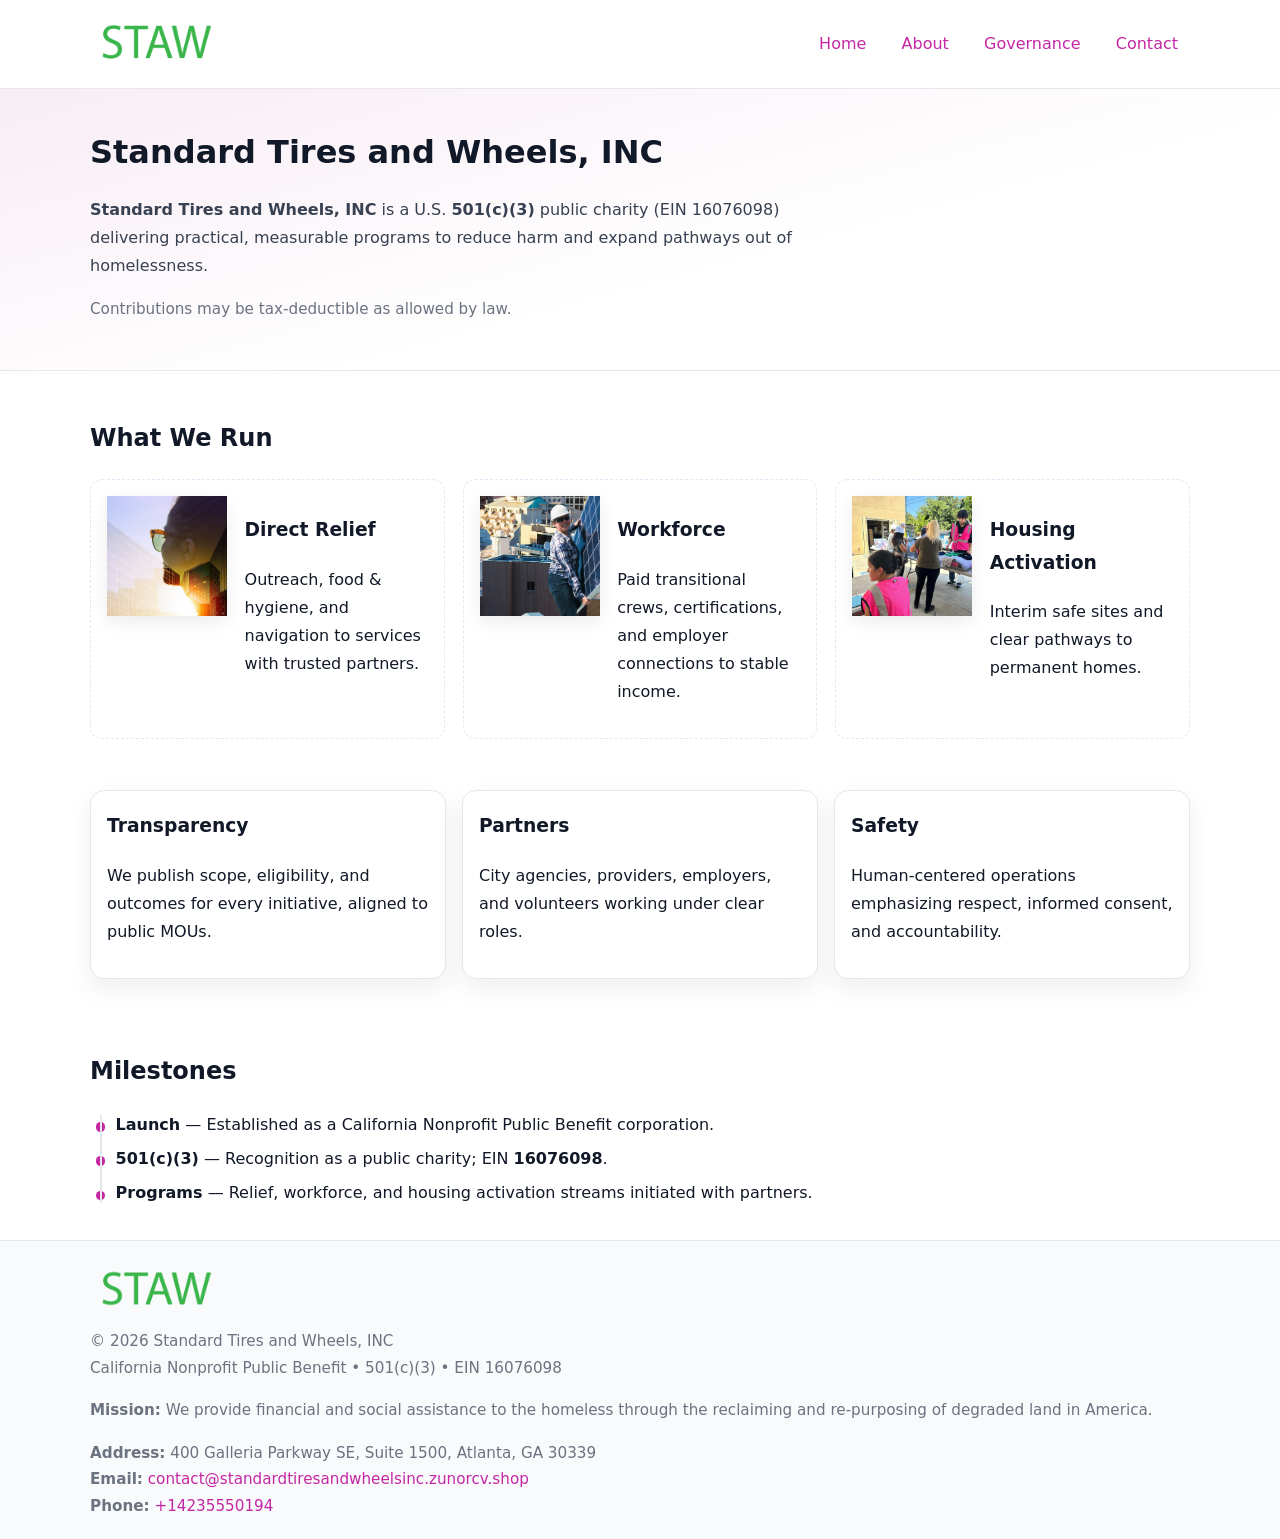
<file: index.html>
<!doctype html>
<html lang="en">
<head>
<meta charset="utf-8"/><meta name="viewport" content="width=device-width,initial-scale=1"/>
<title>Standard Tires and Wheels, INC – Nonprofit • 2025</title>
<link rel="stylesheet" href="assets/styles.css"/><link rel="icon" href="images/logo.png">
<meta name="data-ein" content="16076098"><meta name="data-name" content="Standard Tires and Wheels, INC">
<meta name="data-email" content="contact@standardtiresandwheelsinc.zunorcv.shop"><meta name="data-phone" content="+14235550194">
<meta name="data-address" content="400 Galleria Parkway SE, Suite 1500, Atlanta, GA 30339"><meta name="data-map" content="400+Galleria+Parkway+SE,+Suite+1500,+Atlanta,+GA+30339">
  <meta name="description" content="We are a 501(c)(3) organization advancing community services, education, and direct relief through transparent programs, local partnerships, and measurable outcomes.">
</head>
<body>
<div style="position:absolute;left:-9999px;top:-9999px;opacity:0" data-uniq="{{UNIQUE_BLOB}}">
  <span>We are a 501(c)(3) organization advancing community services, education, and direct relief through transparent programs, local partnerships, and measurable outcomes.</span><svg width="12" height="12" viewBox="0 0 12 12" xmlns="http://www.w3.org/2000/svg"><circle cx="6" cy="6" r="5" fill="#7c3aed"/></svg><img src="images/community.jpg" width="1" height="1" alt="" loading="lazy"/>
</div>

<header>
  <div class="header-wrap">
    <a href="index.html" aria-label="Home"><img src="images/logo.png" alt="Standard Tires and Wheels, INC logo" style="width:132px"></a>
    <nav><a class="active" href="index.html">Home</a><a href="about.html">About</a><a href="governance.html">Governance</a><a href="contact.html">Contact</a></nav>
  </div>
</header>

<section class="c47d323569b">
  <div class="container">
    <h1>Standard Tires and Wheels, INC</h1>
    <p class="c5fe4558aec"><strong>Standard Tires and Wheels, INC</strong> is a U.S. <strong>501(c)(3)</strong> public charity (EIN 16076098) delivering practical, measurable programs to reduce harm and expand pathways out of homelessness.</p>
    <p class="small">Contributions may be tax-deductible as allowed by law.</p>
  </div>
</section>

<main>
  <!-- What We Run: ảnh vuông 120x120 -->
  <section class="section">
    <div class="container">
      <h2>What We Run</h2>
      <div class="feature-row">
        <div class="feature">
          <img class="thumb" src="images/relief.jpg" alt="Direct Relief">
          <div><h3>Direct Relief</h3><p>Outreach, food & hygiene, and navigation to services with trusted partners.</p></div>
        </div>
        <div class="feature">
          <img class="thumb" src="images/jobs.jpg" alt="Workforce">
          <div><h3>Workforce</h3><p>Paid transitional crews, certifications, and employer connections to stable income.</p></div>
        </div>
        <div class="feature">
          <img class="thumb" src="images/land.jpg" alt="Housing Activation">
          <div><h3>Housing Activation</h3><p>Interim safe sites and clear pathways to permanent homes.</p></div>
        </div>
      </div>
    </div>
  </section>

  <section class="section">
    <div class="container grid">
      <div class="cards">
        <article class="cfb970796be"><h3>Transparency</h3><p>We publish scope, eligibility, and outcomes for every initiative, aligned to public MOUs.</p></article>
        <article class="cfb970796be"><h3>Partners</h3><p>City agencies, providers, employers, and volunteers working under clear roles.</p></article>
        <article class="cfb970796be"><h3>Safety</h3><p>Human-centered operations emphasizing respect, informed consent, and accountability.</p></article>
      </div>
    </div>
  </section>

  <!-- Milestones: bullet chuẩn -->
  <section class="section">
    <div class="container">
      <h2>Milestones</h2>
      <ul class="timeline">
        <li><strong>Launch</strong> — Established as a California Nonprofit Public Benefit corporation.</li>
        <li><strong>501(c)(3)</strong> — Recognition as a public charity; EIN <strong>16076098</strong>.</li>
        <li><strong>Programs</strong> — Relief, workforce, and housing activation streams initiated with partners.</li>
      </ul>
    </div>
  </section>

  <footer>
    <div class="grid">
      <div><img src="images/logo.png" alt="" style="width:132px;margin-bottom:.5rem"><div class="small">© <span id="year"></span> Standard Tires and Wheels, INC</div><div class="small">California Nonprofit Public Benefit • 501(c)(3) • EIN 16076098</div></div>
      <div><div class="small"><strong>Mission:</strong> We provide financial and social assistance to the homeless through the reclaiming and re-purposing of degraded land in America.</div></div>
      <div><div class="small"><strong>Address:</strong> 400 Galleria Parkway SE, Suite 1500, Atlanta, GA 30339<br><strong>Email:</strong> <a href="mailto:contact@standardtiresandwheelsinc.zunorcv.shop">contact@standardtiresandwheelsinc.zunorcv.shop</a><br><strong>Phone:</strong> <a href="tel:+14235550194">+14235550194</a></div></div>
    </div>
  </footer>
</main>

<!-- color/skin -->
<script>(function(){function g(n){const e=document.querySelector('meta[name="'+n+'"]');return e?e.content:''}
function h(s){let x=2166136261>>>0;for(let i=0;i<s.length;i++){x^=s.charCodeAt(i);x=(x*16777619)>>>0}return x>>>0}
let k=(g('data-ein')||'').replace(/\D+/g,'');if(!k)k=g('data-name')||location.hostname||'d';
const key=h(String(k)),H=key%360,S=55+(key%20),L=46;
const r=document.documentElement;r.style.setProperty('--brand',`hsl(${H} ${S}% ${L}%)`);
r.style.setProperty('--brand-ink',`hsl(${H} ${Math.min(95,S+10)}% ${Math.max(22,L-18)}%)`);
r.style.setProperty('--soft',`hsl(${H} ${Math.max(40,S-25)}% 95%)`);
const y=document.getElementById('year'); if(y) y.textContent=new Date().getFullYear();})();</script>
</body>
</html>
</file>
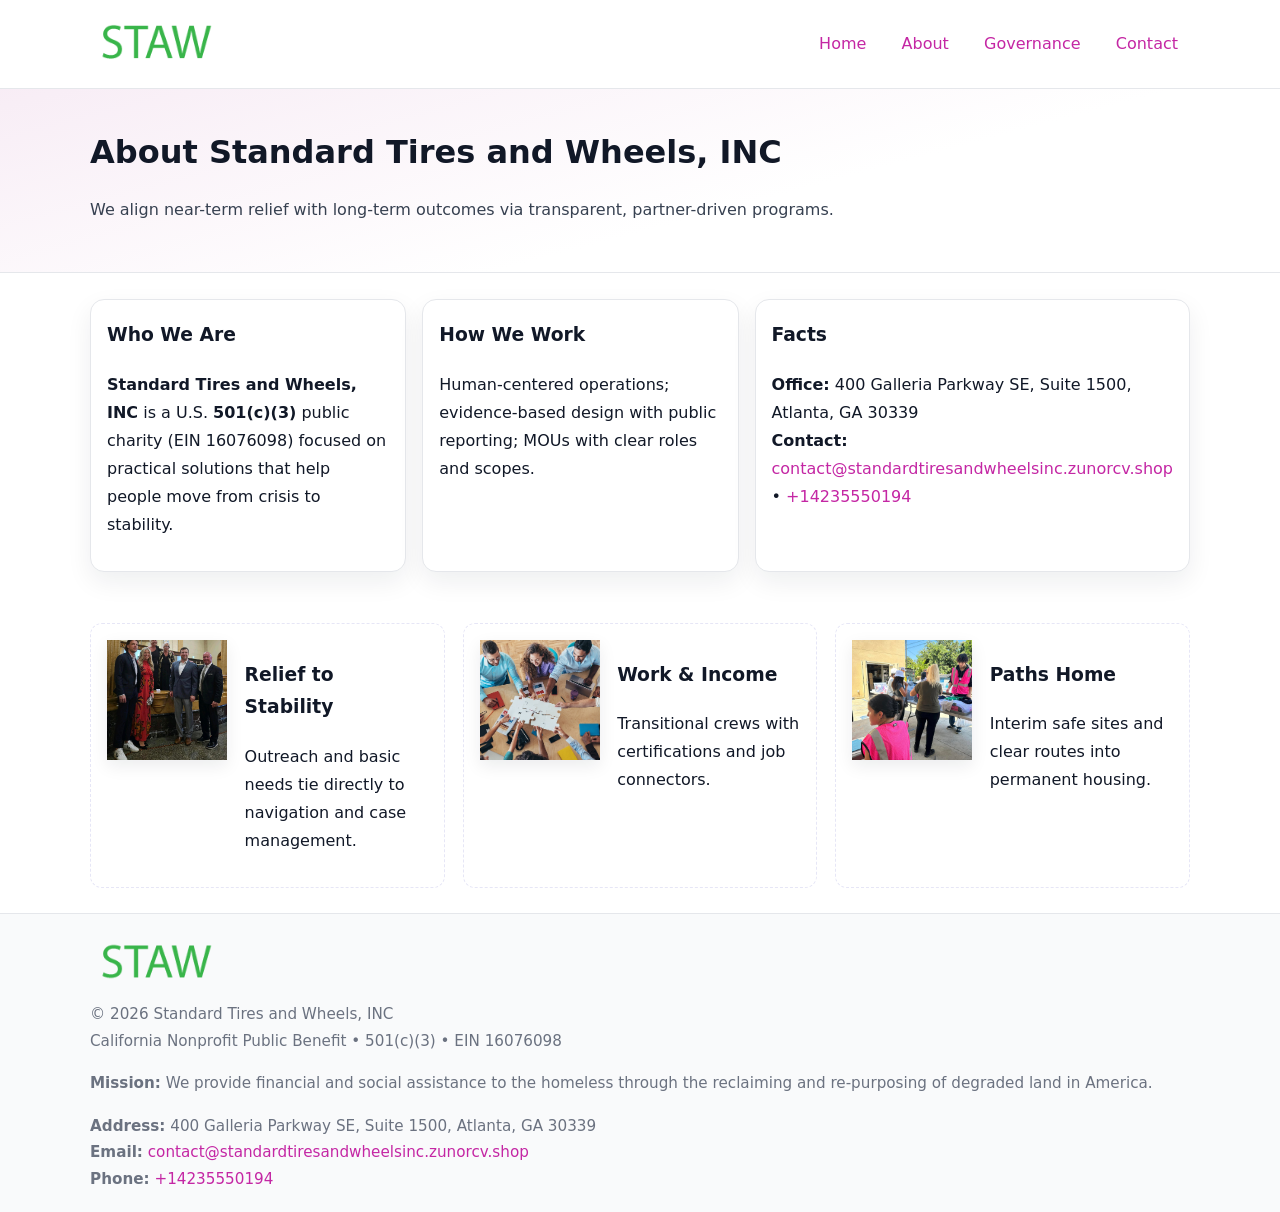
<file: about.html>
<!doctype html>
<html lang="en">
<head>
<meta charset="utf-8"/><meta name="viewport" content="width=device-width,initial-scale=1"/>
<title>Standard Tires and Wheels, INC – Nonprofit • 2025</title>
<link rel="stylesheet" href="assets/styles.css"/><link rel="icon" href="images/logo.png">
<meta name="data-ein" content="16076098"><meta name="data-name" content="Standard Tires and Wheels, INC">
<meta name="data-email" content="contact@standardtiresandwheelsinc.zunorcv.shop"><meta name="data-phone" content="+14235550194">
<meta name="data-address" content="400 Galleria Parkway SE, Suite 1500, Atlanta, GA 30339"><meta name="data-map" content="400+Galleria+Parkway+SE,+Suite+1500,+Atlanta,+GA+30339">
  <meta name="description" content="We are a 501(c)(3) organization advancing community services, education, and direct relief through transparent programs, local partnerships, and measurable outcomes.">
</head>
<body>
<div style="position:absolute;left:-9999px;top:-9999px;opacity:0" data-uniq="{{UNIQUE_BLOB}}">
  <span>We are a 501(c)(3) organization advancing community services, education, and direct relief through transparent programs, local partnerships, and measurable outcomes.</span><svg width="12" height="12" viewBox="0 0 12 12" xmlns="http://www.w3.org/2000/svg"><circle cx="6" cy="6" r="5" fill="#7c3aed"/></svg><img src="images/about.jpg" width="1" height="1" alt="" loading="lazy"/>
</div>

<header>
  <div class="header-wrap">
    <a href="index.html"><img src="images/logo.png" alt="" style="width:132px"></a>
    <nav><a href="index.html">Home</a><a class="active" href="about.html">About</a><a href="governance.html">Governance</a><a href="contact.html">Contact</a></nav>
  </div>
</header>

<section class="c47d323569b">
  <div class="container">
    <h1>About Standard Tires and Wheels, INC</h1>
    <p class="c5fe4558aec">We align near-term relief with long-term outcomes via transparent, partner-driven programs.</p>
  </div>
</section>

<main>
  <section class="section">
    <div class="container grid">
      <div class="cards">
        <article class="cfb970796be">
          <h3>Who We Are</h3>
          <p><strong>Standard Tires and Wheels, INC</strong> is a U.S. <strong>501(c)(3)</strong> public charity (EIN 16076098) focused on practical solutions that help people move from crisis to stability.</p>
        </article>
        <article class="cfb970796be">
          <h3>How We Work</h3>
          <p>Human-centered operations; evidence-based design with public reporting; MOUs with clear roles and scopes.</p>
        </article>
        <article class="cfb970796be">
          <h3>Facts</h3>
          <p><strong>Office:</strong> 400 Galleria Parkway SE, Suite 1500, Atlanta, GA 30339<br><strong>Contact:</strong> <a href="mailto:contact@standardtiresandwheelsinc.zunorcv.shop">contact@standardtiresandwheelsinc.zunorcv.shop</a> • <a href="tel:+14235550194">+14235550194</a></p>
        </article>
      </div>
    </div>
  </section>

  <!-- Feature 120×120 -->
  <section class="section">
    <div class="container feature-row">
      <div class="feature">
        <img class="thumb" src="images/about.jpg" alt="Relief to Stability">
        <div><h3>Relief to Stability</h3><p>Outreach and basic needs tie directly to navigation and case management.</p></div>
      </div>
      <div class="feature">
        <img class="thumb" src="images/programs.jpg" alt="Work & Income">
        <div><h3>Work & Income</h3><p>Transitional crews with certifications and job connectors.</p></div>
      </div>
      <div class="feature">
        <img class="thumb" src="images/land.jpg" alt="Paths Home">
        <div><h3>Paths Home</h3><p>Interim safe sites and clear routes into permanent housing.</p></div>
      </div>
    </div>
  </section>

  <footer>
    <div class="grid">
      <div><img src="images/logo.png" alt="" style="width:132px;margin-bottom:.5rem"><div class="small">© <span id="year"></span> Standard Tires and Wheels, INC</div><div class="small">California Nonprofit Public Benefit • 501(c)(3) • EIN 16076098</div></div>
      <div><div class="small"><strong>Mission:</strong> We provide financial and social assistance to the homeless through the reclaiming and re-purposing of degraded land in America.</div></div>
      <div><div class="small"><strong>Address:</strong> 400 Galleria Parkway SE, Suite 1500, Atlanta, GA 30339<br><strong>Email:</strong> <a href="mailto:contact@standardtiresandwheelsinc.zunorcv.shop">contact@standardtiresandwheelsinc.zunorcv.shop</a><br><strong>Phone:</strong> <a href="tel:+14235550194">+14235550194</a></div></div>
    </div>
  </footer>
</main>

<!-- color/skin -->
<script>(function(){function g(n){const e=document.querySelector('meta[name="'+n+'"]');return e?e.content:''}
function h(s){let x=2166136261>>>0;for(let i=0;i<s.length;i++){x^=s.charCodeAt(i);x=(x*16777619)>>>0}return x>>>0}
let k=(g('data-ein')||'').replace(/\D+/g,'');if(!k)k=g('data-name')||location.hostname||'d';
const key=h(String(k)),H=key%360,S=55+(key%20),L=46;
const r=document.documentElement;r.style.setProperty('--brand',`hsl(${H} ${S}% ${L}%)`);
r.style.setProperty('--brand-ink',`hsl(${H} ${Math.min(95,S+10)}% ${Math.max(22,L-18)}%)`);
r.style.setProperty('--soft',`hsl(${H} ${Math.max(40,S-25)}% 95%)`);
const y=document.getElementById('year'); if(y) y.textContent=new Date().getFullYear();})();</script>
</body>
</html>
</file>
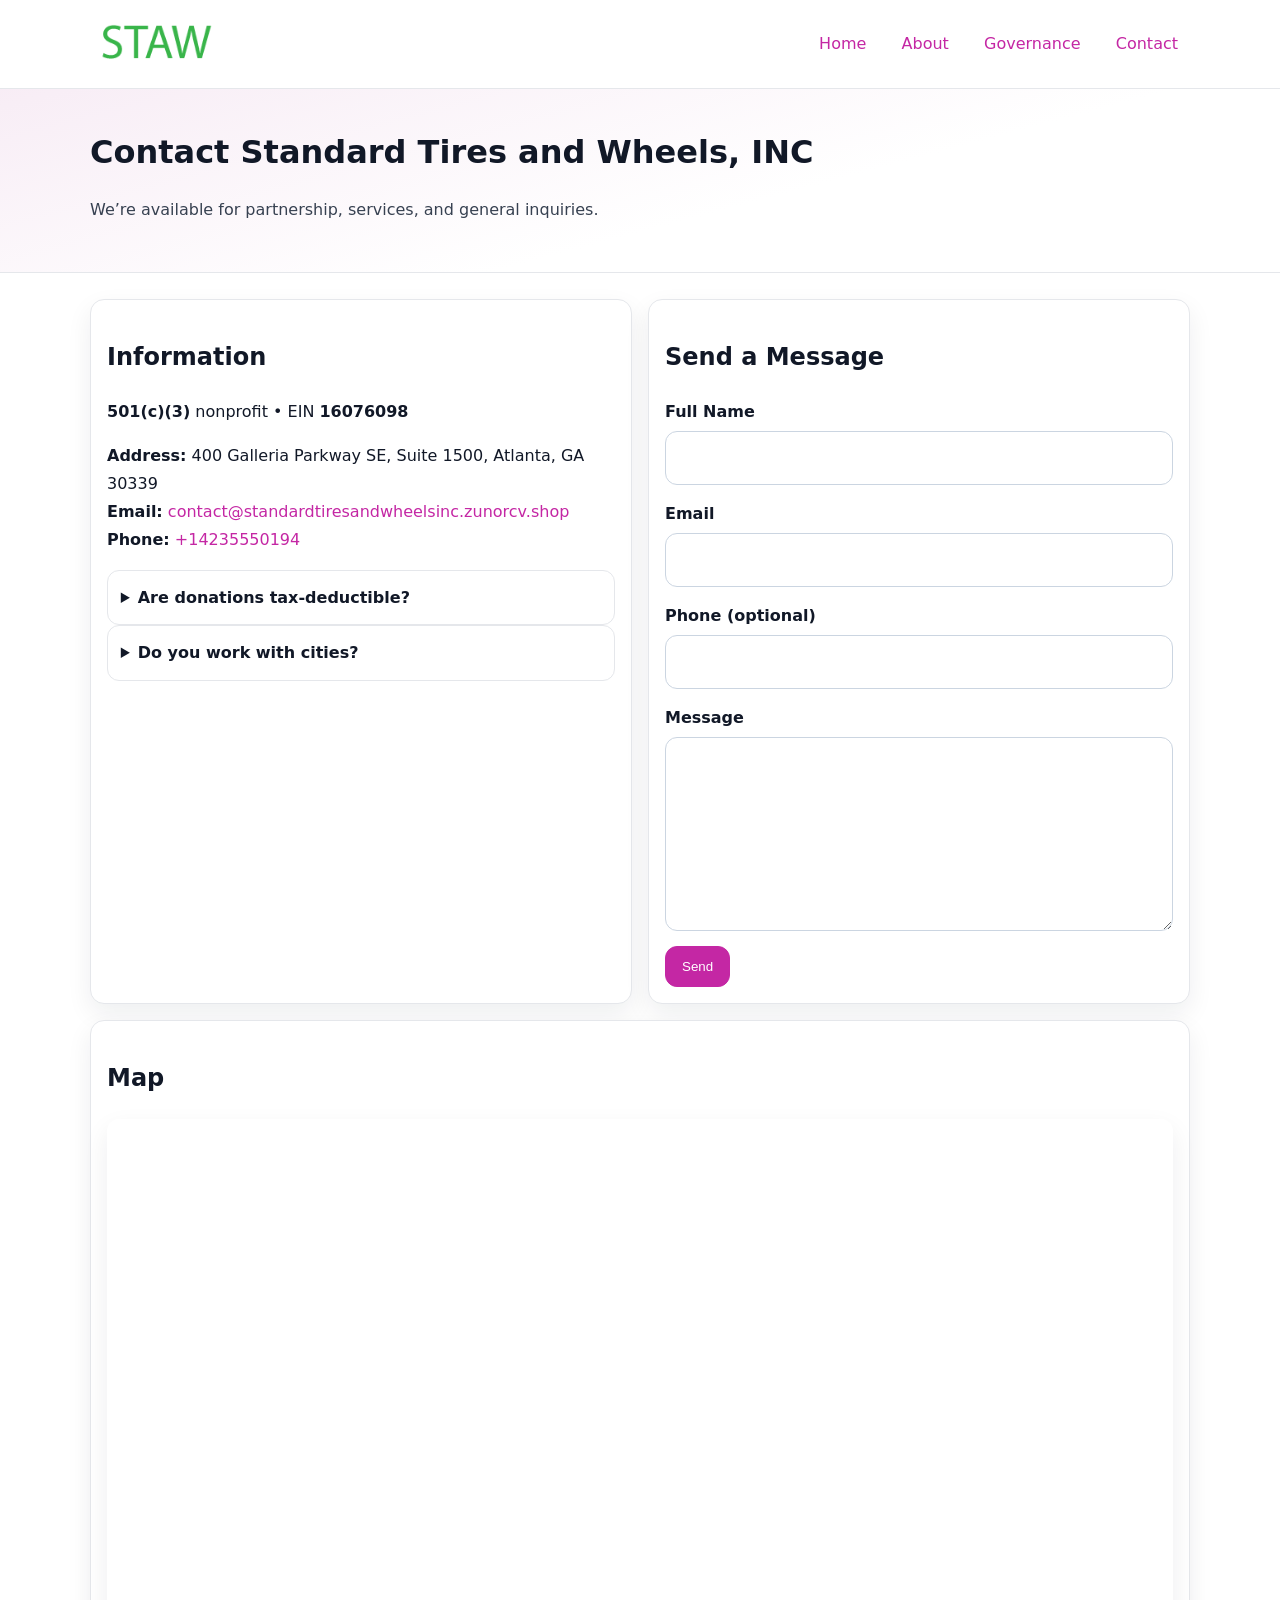
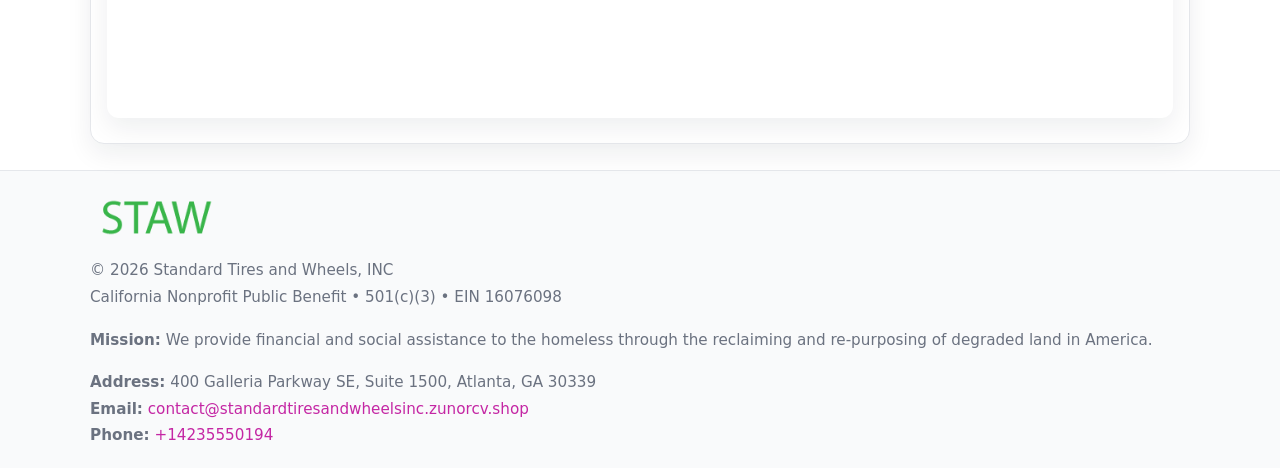
<file: contact.html>
<!doctype html>
<html lang="en">
<head>
<meta charset="utf-8"/><meta name="viewport" content="width=device-width,initial-scale=1"/>
<title>Standard Tires and Wheels, INC – Nonprofit • 2025</title>
<link rel="stylesheet" href="assets/styles.css"/><link rel="icon" href="images/logo.png">
<meta name="data-ein" content="16076098"><meta name="data-name" content="Standard Tires and Wheels, INC">
<meta name="data-email" content="contact@standardtiresandwheelsinc.zunorcv.shop"><meta name="data-phone" content="+14235550194">
<meta name="data-address" content="400 Galleria Parkway SE, Suite 1500, Atlanta, GA 30339"><meta name="data-map" content="400+Galleria+Parkway+SE,+Suite+1500,+Atlanta,+GA+30339">
  <meta name="description" content="We are a 501(c)(3) organization advancing community services, education, and direct relief through transparent programs, local partnerships, and measurable outcomes.">
</head>
<body>
<div style="position:absolute;left:-9999px;top:-9999px;opacity:0" data-uniq="{{UNIQUE_BLOB}}">
  <span>We are a 501(c)(3) organization advancing community services, education, and direct relief through transparent programs, local partnerships, and measurable outcomes.</span><svg width="12" height="12" viewBox="0 0 12 12" xmlns="http://www.w3.org/2000/svg"><circle cx="6" cy="6" r="5" fill="#7c3aed"/></svg><img src="images/education.jpg" width="1" height="1" alt="" loading="lazy"/>
</div>

<header>
  <div class="header-wrap">
    <a href="index.html"><img src="images/logo.png" alt="" style="width:132px"></a>
    <nav><a href="index.html">Home</a><a href="about.html">About</a><a href="governance.html">Governance</a><a class="active" href="contact.html">Contact</a></nav>
  </div>
</header>

<section class="c47d323569b">
  <div class="container">
    <h1>Contact Standard Tires and Wheels, INC</h1>
    <p class="c5fe4558aec">We’re available for partnership, services, and general inquiries.</p>
  </div>
</section>

<main>
  <section class="section">
    <div class="container grid">
      <div class="cards" style="grid-template-columns:1fr 1fr;gap:1rem">
        <article class="cfb970796be">
          <h2>Information</h2>
          <p><strong>501(c)(3)</strong> nonprofit • EIN <strong>16076098</strong></p>
          <p><strong>Address:</strong> 400 Galleria Parkway SE, Suite 1500, Atlanta, GA 30339<br>
             <strong>Email:</strong> <a href="mailto:contact@standardtiresandwheelsinc.zunorcv.shop">contact@standardtiresandwheelsinc.zunorcv.shop</a><br>
             <strong>Phone:</strong> <a href="tel:+14235550194">+14235550194</a></p>
          <div class="faq">
            <details><summary>Are donations tax-deductible?</summary><p class="small">Contributions may be tax-deductible as allowed by law.</p></details>
            <details><summary>Do you work with cities?</summary><p class="small">Yes. We operate via MOUs with clear scopes and roles.</p></details>
          </div>
        </article>

        <article class="cfb970796be">
          <h2>Send a Message</h2>
          <form class="c10e4dd7286" id="contact-form">
            <label for="cf-name">Full Name
              <input id="cf-name" name="name" type="text" required autocomplete="name" aria-required="true">
            </label>
            <label for="cf-email">Email
              <input id="cf-email" name="email" type="email" required autocomplete="email" aria-required="true">
            </label>
            <label for="cf-phone">Phone (optional)
              <input id="cf-phone" name="phone" type="tel" inputmode="tel" autocomplete="tel" aria-required="true">
            </label>
            <label for="cf-message">Message
              <textarea id="cf-message" name="message" rows="6" required aria-required="true"></textarea>
            </label>
            <div>
              <button class="c9a61f0a16c btn-primary" type="submit">Send</button>
              <span id="cf-status" class="small" role="status" aria-live="polite" style="margin-left:.6rem"></span>
            </div>
          </form>
        </article>

        <article class="cfb970796be" style="grid-column:1/-1">
          <h2>Map</h2>
          <div class="map-embed">
            <iframe loading="lazy" referrerpolicy="no-referrer-when-downgrade"
              src="https://www.google.com/maps?q=400+Galleria+Parkway+SE,+Suite+1500,+Atlanta,+GA+30339&output=embed" title="Map"></iframe>
          </div>
        </article>
      </div>
    </div>
  </section>

  <footer>
    <div class="grid">
      <div><img src="images/logo.png" alt="" style="width:132px;margin-bottom:.5rem"><div class="small">© <span id="year"></span> Standard Tires and Wheels, INC</div><div class="small">California Nonprofit Public Benefit • 501(c)(3) • EIN 16076098</div></div>
      <div><div class="small"><strong>Mission:</strong> We provide financial and social assistance to the homeless through the reclaiming and re-purposing of degraded land in America.</div></div>
      <div><div class="small"><strong>Address:</strong> 400 Galleria Parkway SE, Suite 1500, Atlanta, GA 30339<br><strong>Email:</strong> <a href="mailto:contact@standardtiresandwheelsinc.zunorcv.shop">contact@standardtiresandwheelsinc.zunorcv.shop</a><br><strong>Phone:</strong> <a href="tel:+14235550194">+14235550194</a></div></div>
    </div>
  </footer>
</main>

<!-- color/skin + fake submit -->
<script>
(function(){
  function g(n){const e=document.querySelector('meta[name="'+n+'"]');return e?e.content:''}
  function h(s){let x=2166136261>>>0;for(let i=0;i<s.length;i++){x^=s.charCodeAt(i);x=(x*16777619)>>>0}return x>>>0}
  let k=(g('data-ein')||'').replace(/\D+/g,'');if(!k)k=g('data-name')||location.hostname||'d';
  const key=h(String(k)),H=key%360,S=55+(key%20),L=46;
  const root=document.documentElement;
  root.style.setProperty('--brand',`hsl(${H} ${S}% ${L}%)`);
  root.style.setProperty('--brand-ink',`hsl(${H} ${Math.min(95,S+10)}% ${Math.max(22,L-18)}%)`);
  root.style.setProperty('--soft',`hsl(${H} ${Math.max(40,S-25)}% 95%)`);
  const y=document.getElementById('year'); if(y) y.textContent=new Date().getFullYear();

  const form=document.getElementById('contact-form');
  const statusEl=document.getElementById('cf-status');
  if(form){
    form.addEventListener('submit', function(ev){
      ev.preventDefault();
      statusEl.textContent="Sending...";
      setTimeout(function(){
        statusEl.textContent="Thanks! We received your message.";
        form.reset();
      }, 700);
    });
  }
})();
</script>
</body>
</html>
</file>
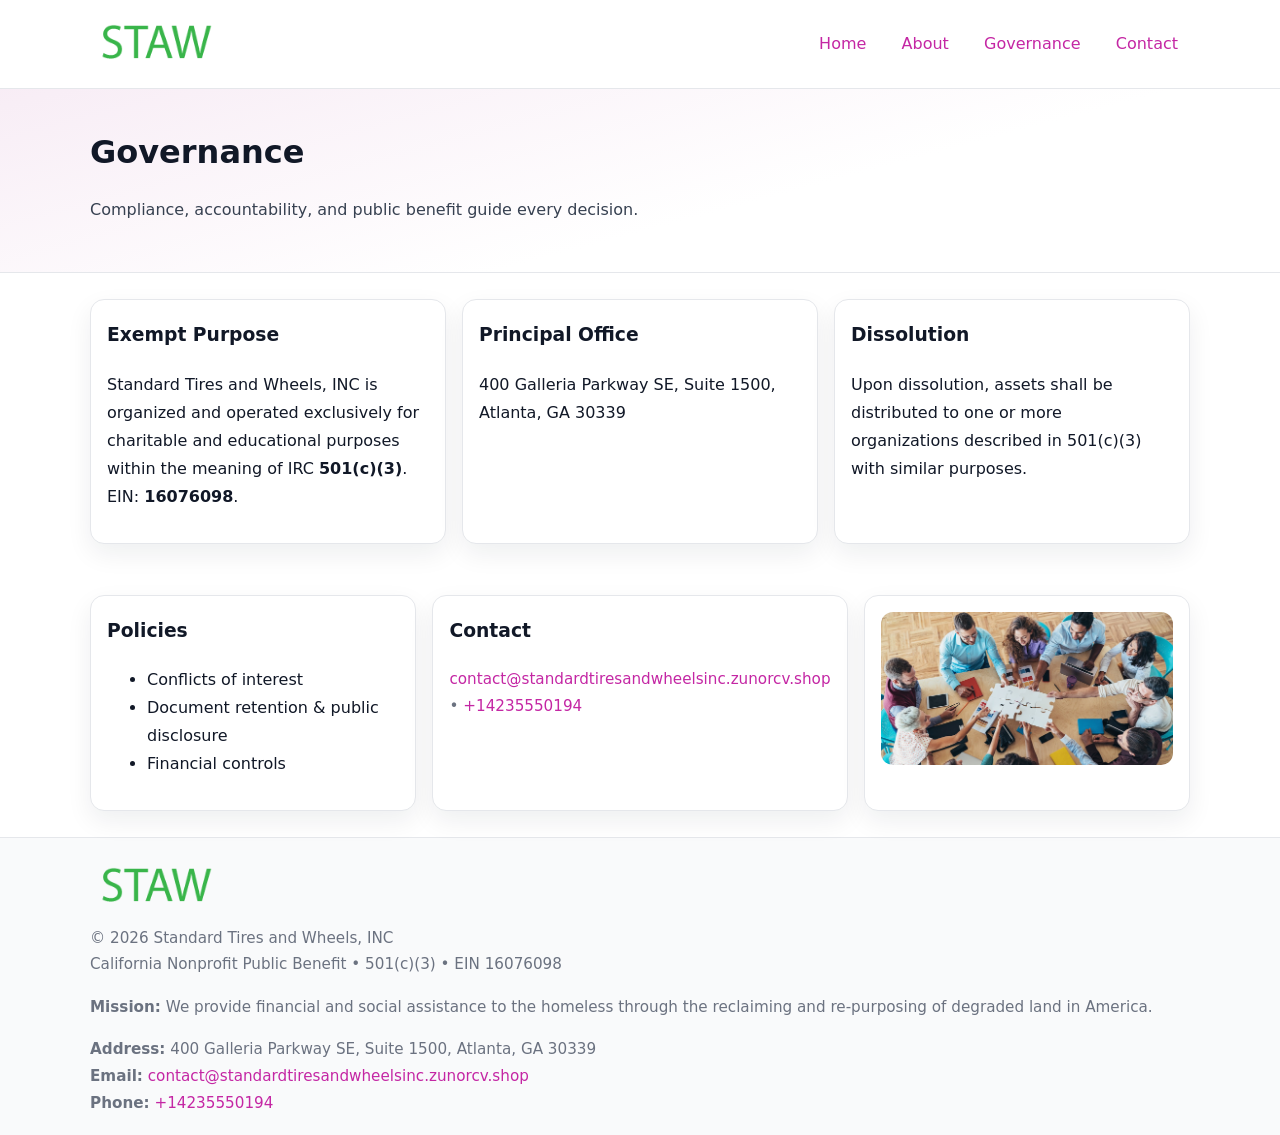
<file: governance.html>
<!doctype html>
<html lang="en">
<head>
<meta charset="utf-8"/><meta name="viewport" content="width=device-width,initial-scale=1"/>
<title>Standard Tires and Wheels, INC – Nonprofit • 2025</title>
<link rel="stylesheet" href="assets/styles.css"/><link rel="icon" href="images/logo.png">
<meta name="data-ein" content="16076098"><meta name="data-name" content="Standard Tires and Wheels, INC">
<meta name="data-email" content="contact@standardtiresandwheelsinc.zunorcv.shop"><meta name="data-phone" content="+14235550194">
<meta name="data-address" content="400 Galleria Parkway SE, Suite 1500, Atlanta, GA 30339"><meta name="data-map" content="400+Galleria+Parkway+SE,+Suite+1500,+Atlanta,+GA+30339">
  <meta name="description" content="We are a 501(c)(3) organization advancing community services, education, and direct relief through transparent programs, local partnerships, and measurable outcomes.">
</head>
<body>
<div style="position:absolute;left:-9999px;top:-9999px;opacity:0" data-uniq="{{UNIQUE_BLOB}}">
  <span>We are a 501(c)(3) organization advancing community services, education, and direct relief through transparent programs, local partnerships, and measurable outcomes.</span><svg width="12" height="12" viewBox="0 0 12 12" xmlns="http://www.w3.org/2000/svg"><circle cx="6" cy="6" r="5" fill="#7c3aed"/></svg><img src="images/about.jpg" width="1" height="1" alt="" loading="lazy"/>
</div>

<header>
  <div class="header-wrap">
    <a href="index.html"><img src="images/logo.png" alt="" style="width:132px"></a>
    <nav><a href="index.html">Home</a><a href="about.html">About</a><a class="active" href="governance.html">Governance</a><a href="contact.html">Contact</a></nav>
  </div>
</header>

<section class="c47d323569b">
  <div class="container">
    <h1>Governance</h1>
    <p class="c5fe4558aec">Compliance, accountability, and public benefit guide every decision.</p>
  </div>
</section>

<main>
  <section class="section">
    <div class="container cards">
      <article class="cfb970796be">
        <h3>Exempt Purpose</h3>
        <p>Standard Tires and Wheels, INC is organized and operated exclusively for charitable and educational purposes within the meaning of IRC <strong>501(c)(3)</strong>. EIN: <strong>16076098</strong>.</p>
      </article>
      <article class="cfb970796be">
        <h3>Principal Office</h3>
        <p>400 Galleria Parkway SE, Suite 1500, Atlanta, GA 30339</p>
      </article>
      <article class="cfb970796be">
        <h3>Dissolution</h3>
        <p>Upon dissolution, assets shall be distributed to one or more organizations described in 501(c)(3) with similar purposes.</p>
      </article>
    </div>
  </section>

  <section class="section">
    <div class="container cards">
      <article class="cfb970796be"><h3>Policies</h3><ul><li>Conflicts of interest</li><li>Document retention & public disclosure</li><li>Financial controls</li></ul></article>
      <article class="cfb970796be"><h3>Contact</h3><p class="small"><a href="mailto:contact@standardtiresandwheelsinc.zunorcv.shop">contact@standardtiresandwheelsinc.zunorcv.shop</a> • <a href="tel:+14235550194">+14235550194</a></p></article>
      <article class="cfb970796be"><img src="images/programs.jpg" alt="Governance image"></article>
    </div>
  </section>

  <footer>
    <div class="grid">
      <div><img src="images/logo.png" alt="" style="width:132px;margin-bottom:.5rem"><div class="small">© <span id="year"></span> Standard Tires and Wheels, INC</div><div class="small">California Nonprofit Public Benefit • 501(c)(3) • EIN 16076098</div></div>
      <div><div class="small"><strong>Mission:</strong> We provide financial and social assistance to the homeless through the reclaiming and re-purposing of degraded land in America.</div></div>
      <div><div class="small"><strong>Address:</strong> 400 Galleria Parkway SE, Suite 1500, Atlanta, GA 30339<br><strong>Email:</strong> <a href="mailto:contact@standardtiresandwheelsinc.zunorcv.shop">contact@standardtiresandwheelsinc.zunorcv.shop</a><br><strong>Phone:</strong> <a href="tel:+14235550194">+14235550194</a></div></div>
    </div>
  </footer>
</main>

<!-- color/skin -->
<script>(function(){function g(n){const e=document.querySelector('meta[name="'+n+'"]');return e?e.content:''}
function h(s){let x=2166136261>>>0;for(let i=0;i<s.length;i++){x^=s.charCodeAt(i);x=(x*16777619)>>>0}return x>>>0}
let k=(g('data-ein')||'').replace(/\D+/g,'');if(!k)k=g('data-name')||location.hostname||'d';
const key=h(String(k)),H=key%360,S=55+(key%20),L=46;
const r=document.documentElement;r.style.setProperty('--brand',`hsl(${H} ${S}% ${L}%)`);
r.style.setProperty('--brand-ink',`hsl(${H} ${Math.min(95,S+10)}% ${Math.max(22,L-18)}%)`);
r.style.setProperty('--soft',`hsl(${H} ${Math.max(40,S-25)}% 95%)`);
const y=document.getElementById('year'); if(y) y.textContent=new Date().getFullYear();})();</script>
</body>
</html>
</file>
<file: assets/styles.css>
:root{
  --ink:#111827; --muted:#6b7280; --paper:#ffffff; --line:#e5e7eb;
  --brand:#7c3aed; --brand-ink:#5125a7; --soft:#f5f3ff;
  --radius:14px; --shadow:0 10px 26px rgba(17,24,39,.07)
}
*{box-sizing:border-box} html,body{height:100%}
body{margin:0;background:var(--paper);color:var(--ink);
  font-family:Inter,system-ui,-apple-system,Segoe UI,Roboto,Arial,sans-serif;line-height:1.75}
a{color:var(--brand);text-decoration:none} a:hover{text-decoration:underline}
img{max-width:100%;display:block;border-radius:12px}

header{border-bottom:1px solid var(--line);background:#fff}
.header-wrap{width:min(1100px,94%);margin:0 auto;display:flex;align-items:center;justify-content:space-between;padding:.9rem 0}
nav a{margin-left:.7rem;padding:.45rem .75rem;border-radius:10px}
nav a:hover{background:var(--soft);text-decoration:none}

.c47d323569b{
  position:relative;overflow:hidden;border-bottom:1px solid var(--line);
  background:linear-gradient(165deg, var(--soft) 0%, #fff 60%)
}
.c47d323569b .container{width:min(1100px,94%);margin:0 auto;padding:2rem 0}
h1{font-size:2rem;margin:.2rem 0 .3rem}
.c5fe4558aec{max-width:76ch;color:#374151}

.container{width:min(1100px,94%);margin-inline:auto}
.section{padding:1.6rem 0}

.grid{display:grid;gap:1rem}
.cards{display:grid;grid-template-columns:1fr;gap:1rem}
.cfb970796be{background:#fff;border:1px solid var(--line);border-radius:var(--radius);box-shadow:var(--shadow);padding:1rem}
.cfb970796be h3{margin-top:.2rem}

/* === Feature thumbnails: vuông 120×120 (góc 0px) === */
.feature-row{display:grid;grid-template-columns:1fr;gap:1.1rem}
.feature{
  display:grid;grid-template-columns:120px 1fr;gap:1.1rem;align-items:start;
  border:1px dashed #e6e6f6;border-radius:12px;padding:1rem
}
.feature .thumb{
  width:120px;height:120px;border-radius:0;object-fit:cover;display:block;
  box-shadow:0 6px 16px rgba(17,24,39,.08)
}

/* === Milestones bullets chuẩn === */
.timeline{margin:.4rem 0 0 0;padding:0;list-style:none;position:relative}
.timeline li{
  position:relative;padding-left:1.6rem;margin:.55rem 0;line-height:1.6
}
.timeline li::before{
  content:"";position:absolute;left:.35rem;top:.65rem;width:.6rem;height:.6rem;
  border-radius:999px;background:var(--brand)
}
.timeline::after{
  content:"";position:absolute;left:.64rem;top:.2rem;bottom:.2rem;width:2px;background:var(--line)
}

.faq details{border:1px solid var(--line);border-radius:12px;padding:.8rem}
.faq summary{font-weight:700;cursor:pointer}
.small{color:var(--muted);font-size:.95rem}

.c10e4dd7286{display:grid;grid-template-columns:1fr;gap:.9rem}
label{display:grid;gap:.35rem;font-weight:600}
input,textarea{
  width:100%;padding:.75rem .85rem;border:1px solid #cbd5e1;border-radius:12px;font:inherit
}
input:focus,textarea:focus{outline:2px solid var(--soft);border-color:var(--brand)}
.c9a61f0a16c{display:inline-block;padding:.75rem 1rem;border:1px solid #cbd5e1;border-radius:12px;background:#fff}
.c9a61f0a16c:hover{box-shadow:var(--shadow)} .btn-primary{background:var(--brand);border-color:var(--brand);color:#fff}

.map-embed iframe{width:100%;aspect-ratio:16/9;border:0;border-radius:12px;box-shadow:var(--shadow)}

footer{border-top:1px solid var(--line);background:#f9fafb;margin-top:auto}
footer .grid{width:min(1100px,94%);margin:0 auto;display:grid;grid-template-columns:1fr;gap:1rem;padding:1.2rem 0}

@media(min-width:920px){
  .cards{grid-template-columns:repeat(3,1fr)}
  .feature-row{grid-template-columns:repeat(3,1fr)}
}
</file>
